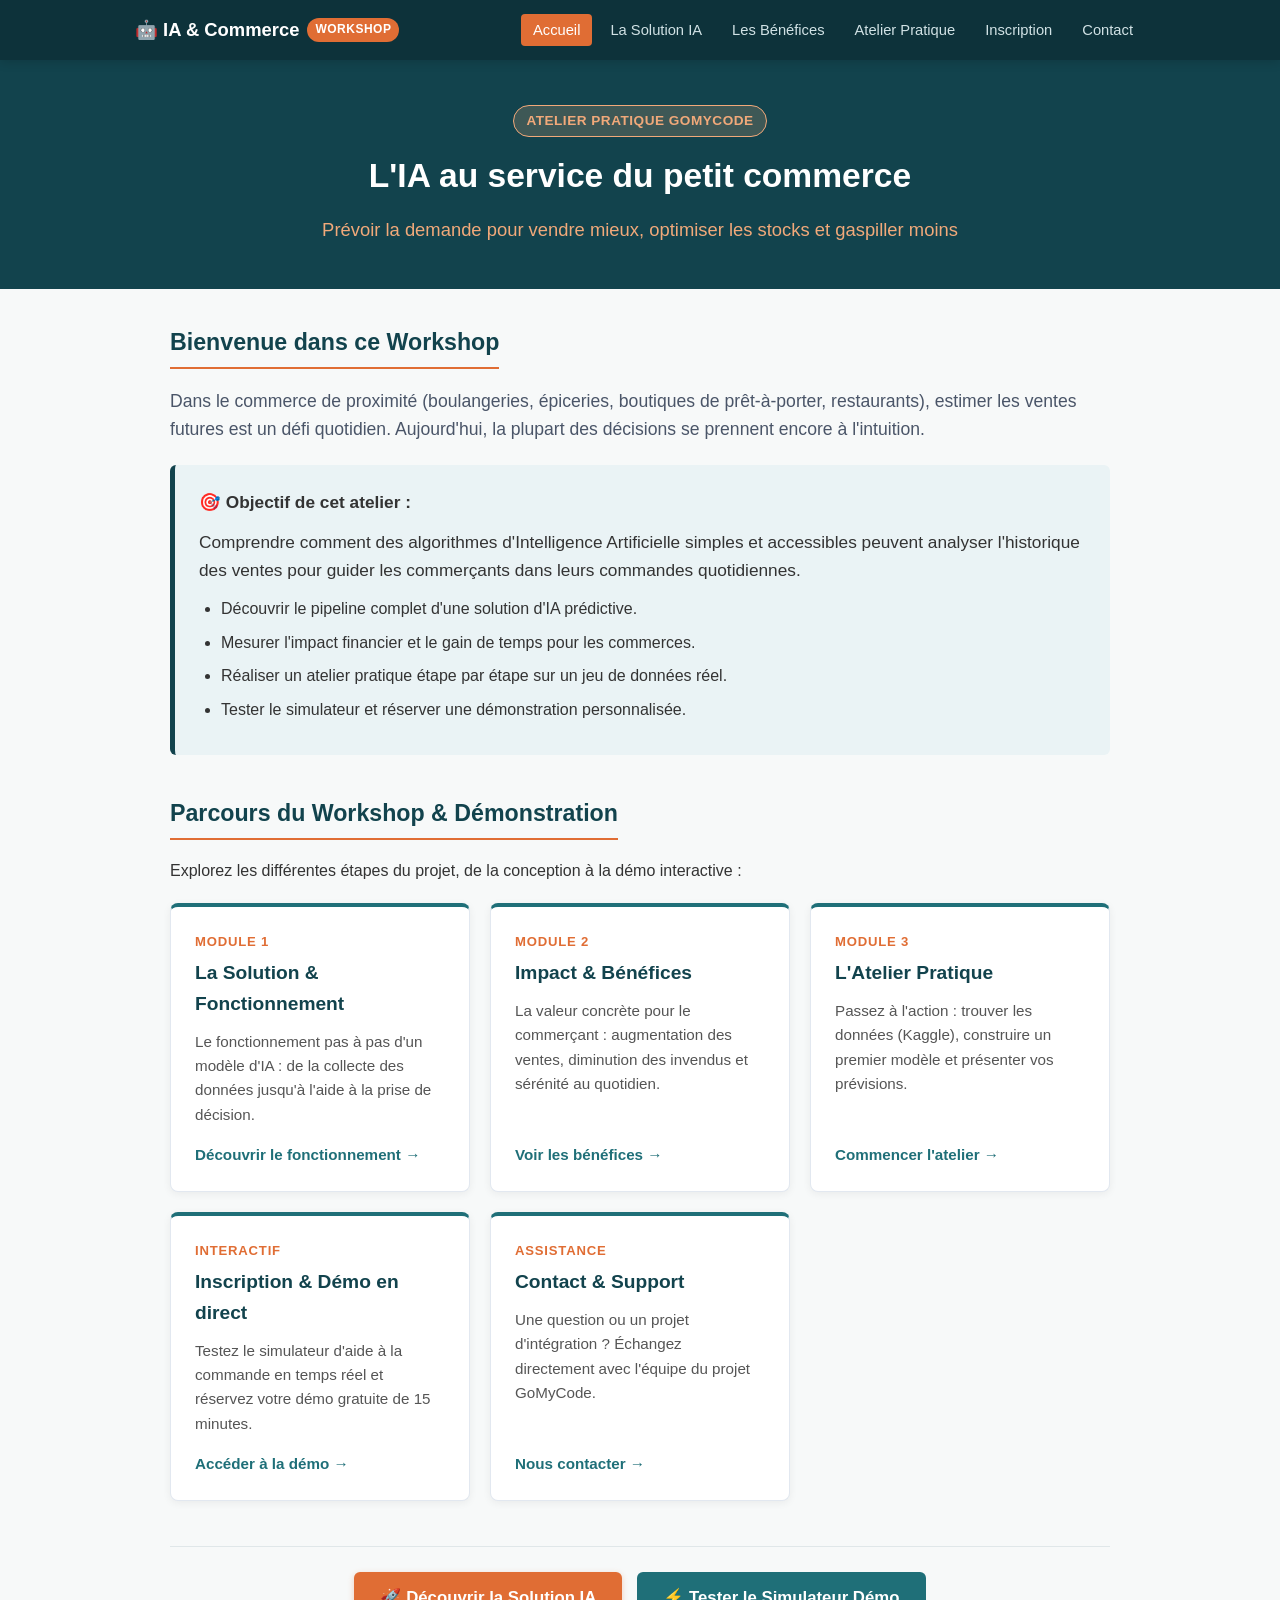
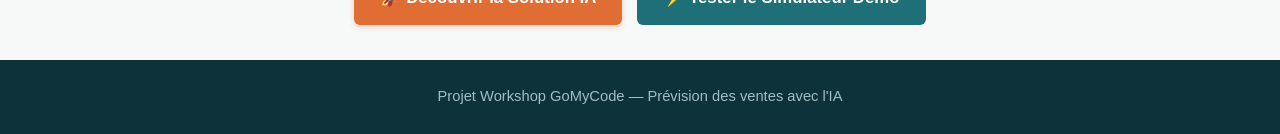
<file: index.html>
<!DOCTYPE html>
<html lang="fr">
<head>
  <meta charset="UTF-8">
  <meta name="viewport" content="width=device-width, initial-scale=1.0">
  <title>Workshop IA & Petit Commerce — Accueil</title>
  <link rel="stylesheet" href="style.css">
</head>
<body>

  <!-- Navigation principale -->
  <nav class="navbar">
    <div class="nav-container">
      <a href="index.html" class="nav-brand">
        🤖 IA & Commerce <span class="brand-badge">Workshop</span>
      </a>
      <ul class="nav-links">
        <li><a href="index.html" class="active">Accueil</a></li>
        <li><a href="solution.html">La Solution IA</a></li>
        <li><a href="impact.html">Les Bénéfices</a></li>
        <li><a href="atelier.html">Atelier Pratique</a></li>
        <li><a href="inscription.html">Inscription</a></li>
        <li><a href="contact.html">Contact</a></li>
      </ul>
    </div>
  </nav>

  <!-- En-tête / Bannière du Workshop -->
  <header>
    <span class="module-badge">Atelier Pratique GoMyCode</span>
    <h1>L'IA au service du petit commerce</h1>
    <p class="subtitle">Prévoir la demande pour vendre mieux, optimiser les stocks et gaspiller moins</p>
  </header>

  <!-- Contenu Principal -->
  <main class="container">
    
    <!-- Introduction -->
    <section>
      <h2>Bienvenue dans ce Workshop</h2>
      <p class="lead">
        Dans le commerce de proximité (boulangeries, épiceries, boutiques de prêt-à-porter, restaurants), estimer les ventes futures est un défi quotidien. Aujourd'hui, la plupart des décisions se prennent encore à l'intuition.
      </p>
      
      <div class="solution-box">
        <p><strong>🎯 Objectif de cet atelier :</strong></p>
        <p>Comprendre comment des algorithmes d'Intelligence Artificielle simples et accessibles peuvent analyser l'historique des ventes pour guider les commerçants dans leurs commandes quotidiennes.</p>
        <ul>
          <li>Découvrir le pipeline complet d'une solution d'IA prédictive.</li>
          <li>Mesurer l'impact financier et le gain de temps pour les commerces.</li>
          <li>Réaliser un atelier pratique étape par étape sur un jeu de données réel.</li>
          <li>Tester le simulateur et réserver une démonstration personnalisée.</li>
        </ul>
      </div>
    </section>

    <!-- Sommaire interactif des modules du Workshop -->
    <section>
      <h2>Parcours du Workshop & Démonstration</h2>
      <p>Explorez les différentes étapes du projet, de la conception à la démo interactive :</p>

      <div class="module-grid">
        <!-- Module 1 : Solution -->
        <a href="solution.html" class="module-link-card">
          <span class="module-number">Module 1</span>
          <h3>La Solution & Fonctionnement</h3>
          <p>Le fonctionnement pas à pas d'un modèle d'IA : de la collecte des données jusqu'à l'aide à la prise de décision.</p>
          <span class="cta-text">Découvrir le fonctionnement &rarr;</span>
        </a>

        <!-- Module 2 : Bénéfices -->
        <a href="impact.html" class="module-link-card">
          <span class="module-number">Module 2</span>
          <h3>Impact & Bénéfices</h3>
          <p>La valeur concrète pour le commerçant : augmentation des ventes, diminution des invendus et sérénité au quotidien.</p>
          <span class="cta-text">Voir les bénéfices &rarr;</span>
        </a>

        <!-- Module 3 : Atelier -->
        <a href="atelier.html" class="module-link-card">
          <span class="module-number">Module 3</span>
          <h3>L'Atelier Pratique</h3>
          <p>Passez à l'action : trouver les données (Kaggle), construire un premier modèle et présenter vos prévisions.</p>
          <span class="cta-text">Commencer l'atelier &rarr;</span>
        </a>

        <!-- Module 4 : Inscription Démo -->
        <a href="inscription.html" class="module-link-card">
          <span class="module-number">Interactif</span>
          <h3>Inscription & Démo en direct</h3>
          <p>Testez le simulateur d'aide à la commande en temps réel et réservez votre démo gratuite de 15 minutes.</p>
          <span class="cta-text">Accéder à la démo &rarr;</span>
        </a>

        <!-- Module 5 : Contact -->
        <a href="contact.html" class="module-link-card">
          <span class="module-number">Assistance</span>
          <h3>Contact & Support</h3>
          <p>Une question ou un projet d'intégration ? Échangez directement avec l'équipe du projet GoMyCode.</p>
          <span class="cta-text">Nous contacter &rarr;</span>
        </a>
      </div>
    </section>

    <!-- Appels à l'action -->
    <div class="page-navigation" style="justify-content: center; gap: 15px;">
      <a href="solution.html" class="btn btn-primary" style="font-size: 1.05rem; padding: 13px 26px;">
        🚀 Découvrir la Solution IA
      </a>
      <a href="inscription.html" class="btn btn-secondary" style="font-size: 1.05rem; padding: 13px 26px;">
        ⚡ Tester le Simulateur Démo
      </a>
    </div>

  </main>

  <footer>
    <p>Projet Workshop GoMyCode — Prévision des ventes avec l'IA</p>
  </footer>

</body>
</html>
</file>
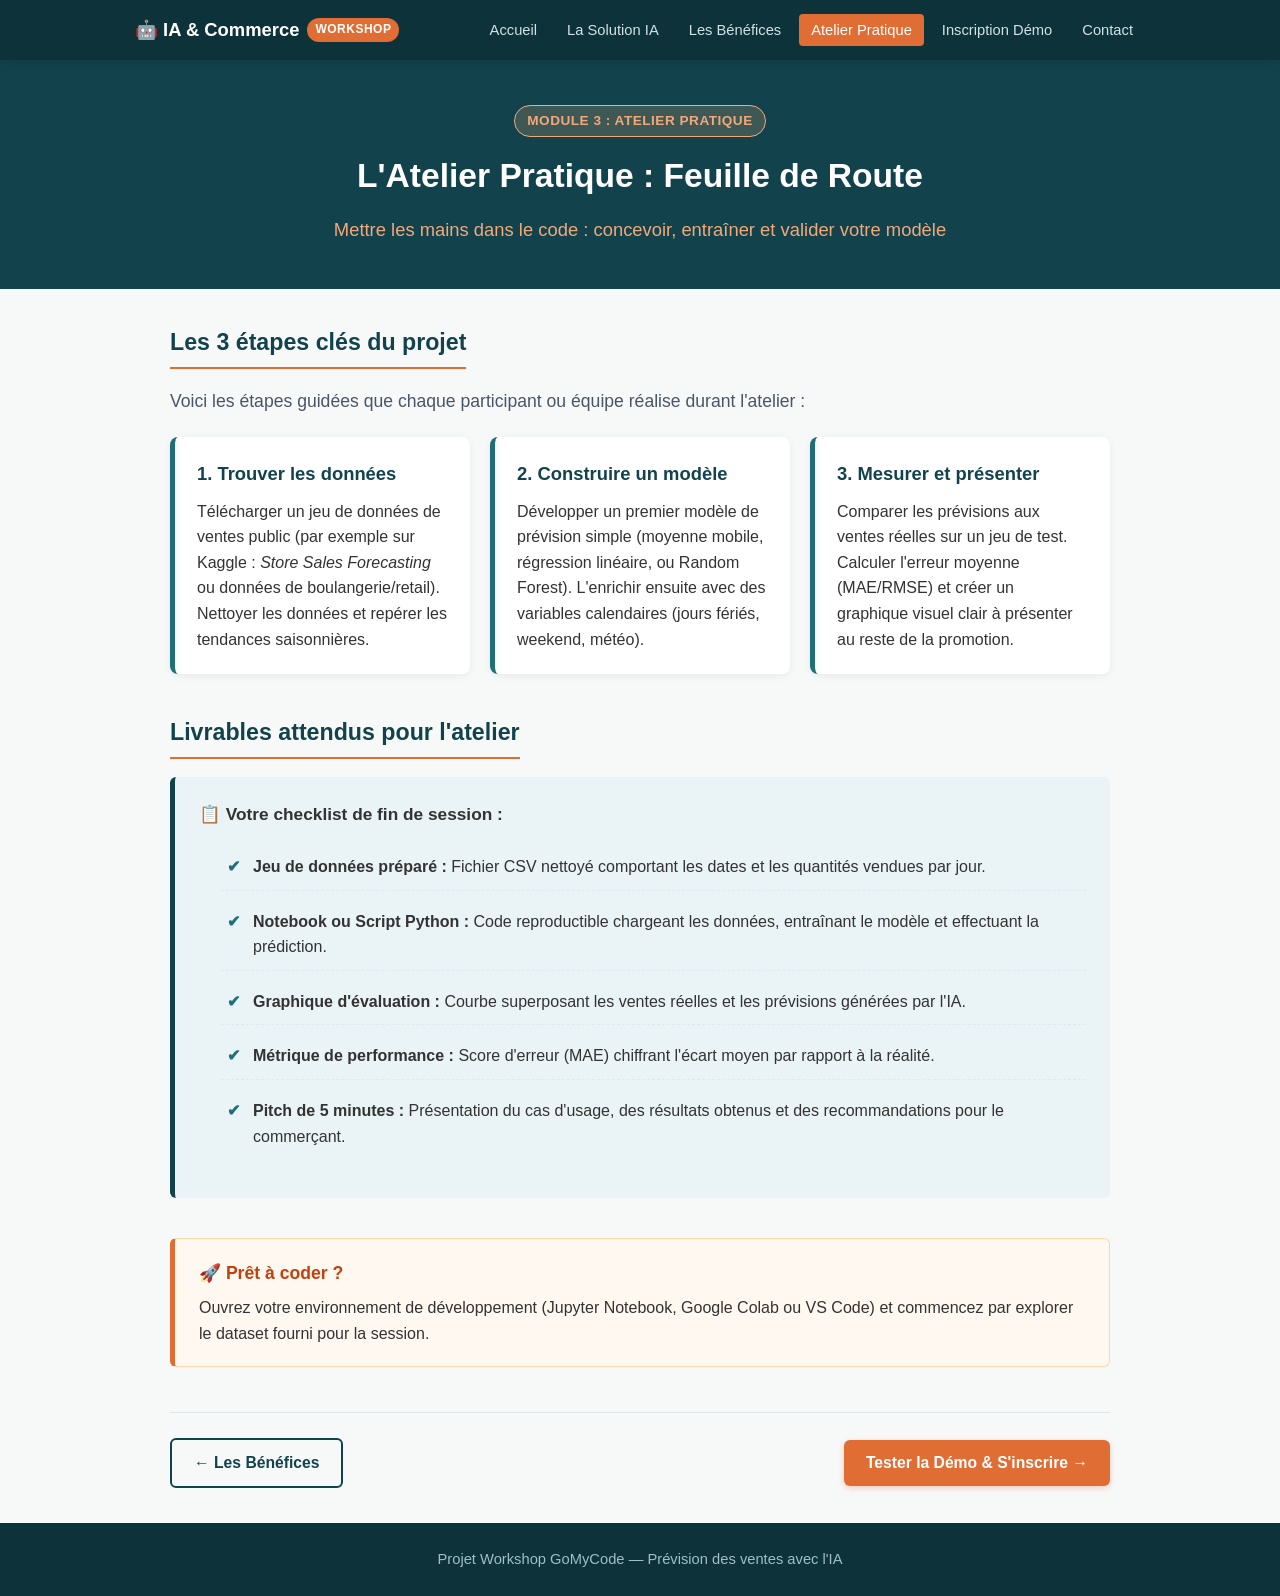
<file: atelier.html>
<!DOCTYPE html>
<html lang="fr">
<head>
  <meta charset="UTF-8">
  <meta name="viewport" content="width=device-width, initial-scale=1.0">
  <title>Atelier Pratique — Workshop IA & Commerce</title>
  <link rel="stylesheet" href="style.css">
</head>
<body>

  <!-- Navigation principale -->
  <nav class="navbar">
    <div class="nav-container">
      <a href="index.html" class="nav-brand">
        🤖 IA & Commerce <span class="brand-badge">Workshop</span>
      </a>
      <ul class="nav-links">
        <li><a href="index.html">Accueil</a></li>
        <li><a href="solution.html">La Solution IA</a></li>
        <li><a href="impact.html">Les Bénéfices</a></li>
        <li><a href="atelier.html" class="active">Atelier Pratique</a></li>
        <li><a href="inscription.html">Inscription Démo</a></li>
        <li><a href="contact.html">Contact</a></li>
      </ul>
    </div>
  </nav>

  <!-- En-tête du Module -->
  <header>
    <span class="module-badge">Module 3 : Atelier Pratique</span>
    <h1>L'Atelier Pratique : Feuille de Route</h1>
    <p class="subtitle">Mettre les mains dans le code : concevoir, entraîner et valider votre modèle</p>
  </header>

  <!-- Contenu Principal -->
  <main class="container">
    
    <!-- Les 3 étapes pratiques -->
    <section>
      <h2>Les 3 étapes clés du projet</h2>
      <p class="lead">Voici les étapes guidées que chaque participant ou équipe réalise durant l'atelier :</p>
      
      <div class="grid">
        <div class="card blue-border">
          <h3>1. Trouver les données</h3>
          <p>Télécharger un jeu de données de ventes public (par exemple sur Kaggle : <em>Store Sales Forecasting</em> ou données de boulangerie/retail). Nettoyer les données et repérer les tendances saisonnières.</p>
        </div>

        <div class="card blue-border">
          <h3>2. Construire un modèle</h3>
          <p>Développer un premier modèle de prévision simple (moyenne mobile, régression linéaire, ou Random Forest). L'enrichir ensuite avec des variables calendaires (jours fériés, weekend, météo).</p>
        </div>

        <div class="card blue-border">
          <h3>3. Mesurer et présenter</h3>
          <p>Comparer les prévisions aux ventes réelles sur un jeu de test. Calculer l'erreur moyenne (MAE/RMSE) et créer un graphique visuel clair à présenter au reste de la promotion.</p>
        </div>
      </div>
    </section>

    <!-- Checklist des Livrables -->
    <section>
      <h2>Livrables attendus pour l'atelier</h2>
      <div class="solution-box">
        <p><strong>📋 Votre checklist de fin de session :</strong></p>
        <ul class="checklist">
          <li><strong>Jeu de données préparé :</strong> Fichier CSV nettoyé comportant les dates et les quantités vendues par jour.</li>
          <li><strong>Notebook ou Script Python :</strong> Code reproductible chargeant les données, entraînant le modèle et effectuant la prédiction.</li>
          <li><strong>Graphique d'évaluation :</strong> Courbe superposant les ventes réelles et les prévisions générées par l'IA.</li>
          <li><strong>Métrique de performance :</strong> Score d'erreur (MAE) chiffrant l'écart moyen par rapport à la réalité.</li>
          <li><strong>Pitch de 5 minutes :</strong> Présentation du cas d'usage, des résultats obtenus et des recommandations pour le commerçant.</li>
        </ul>
      </div>
    </section>

    <!-- Boîte d'action / encouragement -->
    <section>
      <div class="workshop-activity">
        <h4>🚀 Prêt à coder ?</h4>
        <p>Ouvrez votre environnement de développement (Jupyter Notebook, Google Colab ou VS Code) et commencez par explorer le dataset fourni pour la session.</p>
      </div>
    </section>

    <!-- Navigation entre pages -->
    <div class="page-navigation">
      <a href="impact.html" class="btn btn-outline">&larr; Les Bénéfices</a>
      <a href="inscription.html" class="btn btn-primary">Tester la Démo & S'inscrire &rarr;</a>
    </div>

  </main>

  <footer>
    <p>Projet Workshop GoMyCode — Prévision des ventes avec l'IA</p>
  </footer>

</body>
</html>
</file>
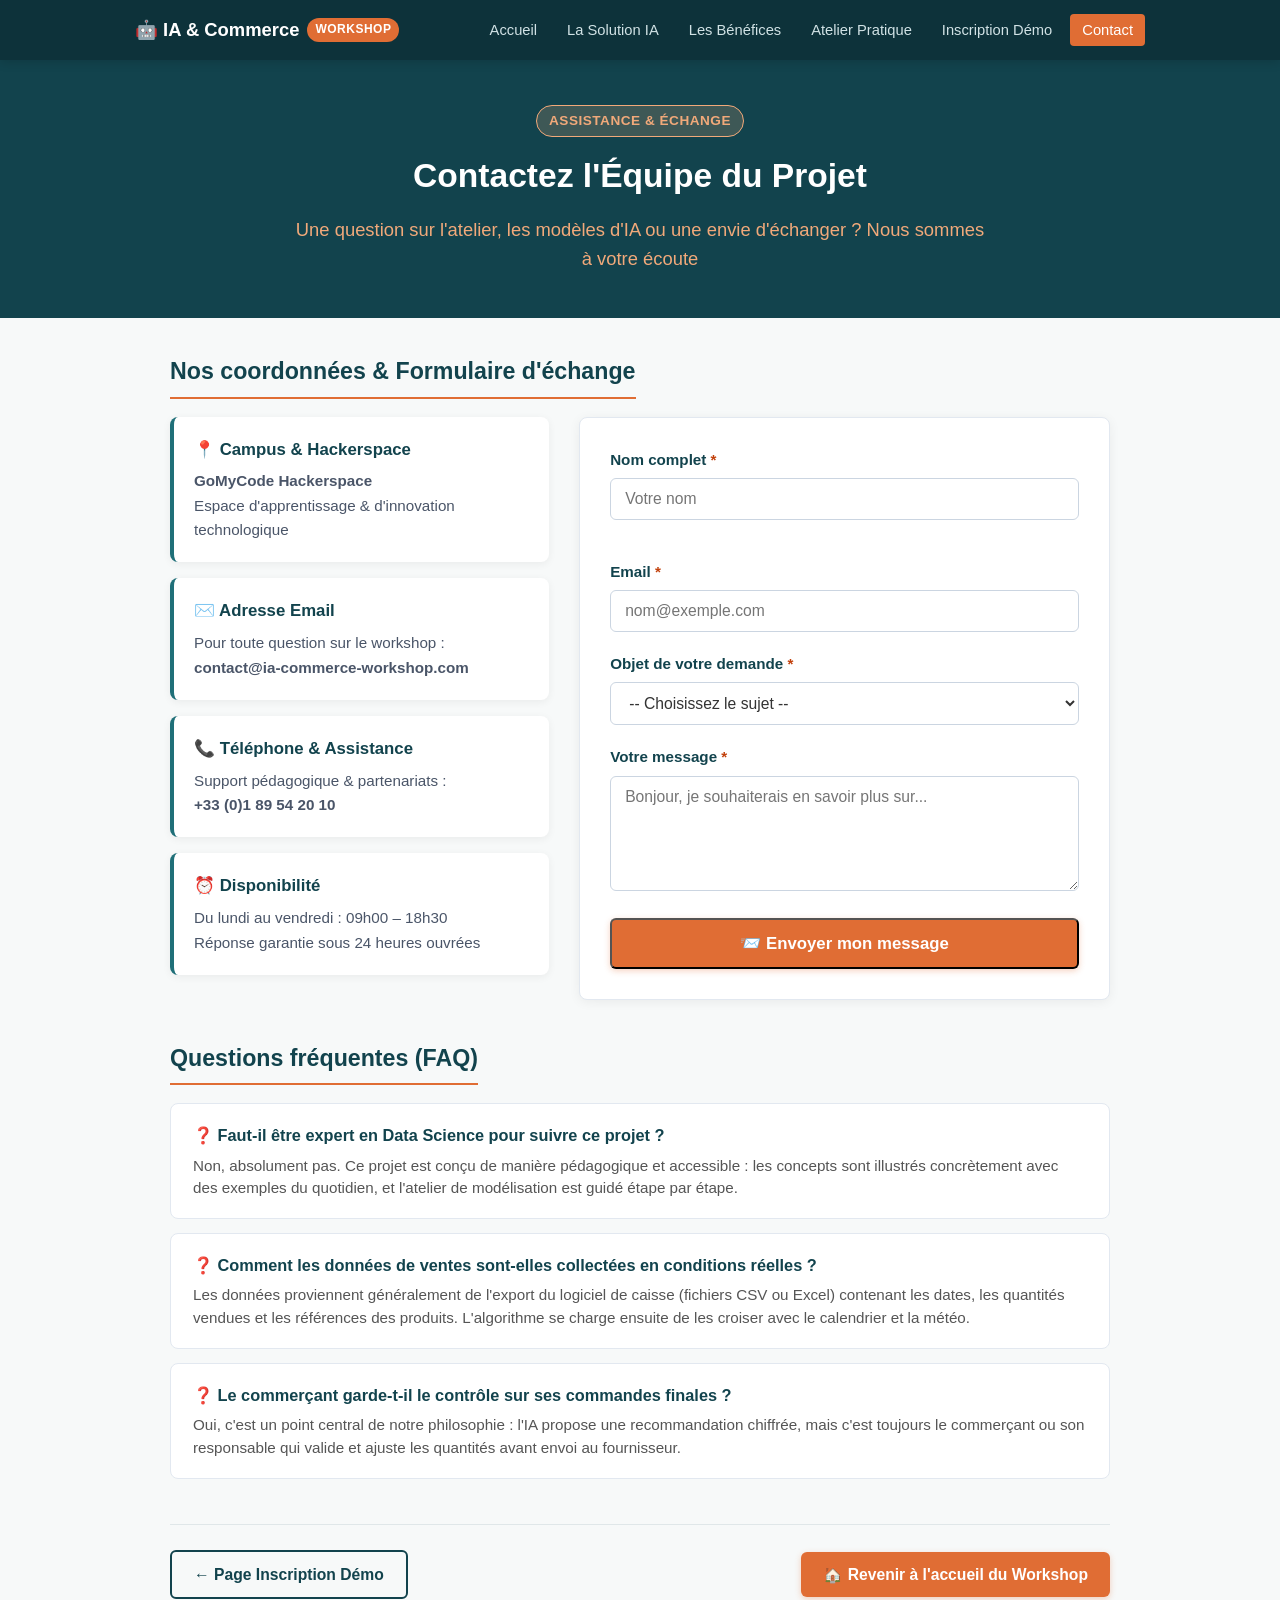
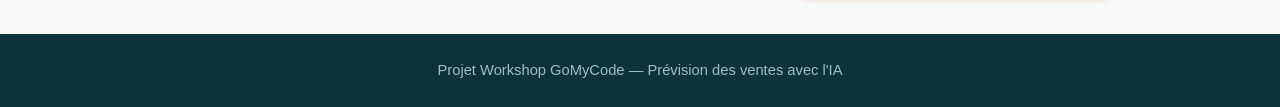
<file: contact.html>
<!DOCTYPE html>
<html lang="fr">
<head>
  <meta charset="UTF-8">
  <meta name="viewport" content="width=device-width, initial-scale=1.0">
  <title>Contact & Support — Workshop IA & Commerce</title>
  <link rel="stylesheet" href="style.css">
</head>
<body>

  <!-- Navigation principale -->
  <nav class="navbar">
    <div class="nav-container">
      <a href="index.html" class="nav-brand">
        🤖 IA & Commerce <span class="brand-badge">Workshop</span>
      </a>
      <ul class="nav-links">
        <li><a href="index.html">Accueil</a></li>
        <li><a href="solution.html">La Solution IA</a></li>
        <li><a href="impact.html">Les Bénéfices</a></li>
        <li><a href="atelier.html">Atelier Pratique</a></li>
        <li><a href="inscription.html">Inscription Démo</a></li>
        <li><a href="contact.html" class="active">Contact</a></li>
      </ul>
    </div>
  </nav>

  <!-- En-tête / Bannière -->
  <header>
    <span class="module-badge">Assistance & Échange</span>
    <h1>Contactez l'Équipe du Projet</h1>
    <p class="subtitle">Une question sur l'atelier, les modèles d'IA ou une envie d'échanger ? Nous sommes à votre écoute</p>
  </header>

  <!-- Contenu Principal -->
  <main class="container">

    <!-- Section Contact avec disposition 2 colonnes -->
    <section>
      <h2>Nos coordonnées & Formulaire d'échange</h2>
      
      <div class="contact-layout">
        
        <!-- Coordonnées et infos -->
        <div class="contact-info-list">
          <div class="contact-card">
            <h4>📍 Campus & Hackerspace</h4>
            <p><strong>GoMyCode Hackerspace</strong></p>
            <p>Espace d'apprentissage & d'innovation technologique</p>
          </div>

          <div class="contact-card">
            <h4>✉️ Adresse Email</h4>
            <p>Pour toute question sur le workshop :</p>
            <p><a href="mailto:contact@ia-commerce-workshop.com"><strong>contact@ia-commerce-workshop.com</strong></a></p>
          </div>

          <div class="contact-card">
            <h4>📞 Téléphone & Assistance</h4>
            <p>Support pédagogique & partenariats :</p>
            <p><a href="tel:+33189542010"><strong>+33 (0)1 89 54 20 10</strong></a></p>
          </div>

          <div class="contact-card">
            <h4>⏰ Disponibilité</h4>
            <p>Du lundi au vendredi : 09h00 – 18h30</p>
            <p>Réponse garantie sous 24 heures ouvrées</p>
          </div>
        </div>

        <!-- Formulaire de contact direct -->
        <div class="form-container">
          
          <!-- Message de confirmation -->
          <div id="contact-success-alert" class="alert-box alert-success">
            <strong>✅ Message envoyé avec succès !</strong><br>
            Merci <span id="contact-confirm-name"></span> pour votre message. Un membre de notre équipe vous répondra par email dans les plus brefs délais.
          </div>

          <form id="contact-form" onsubmit="handleContactSubmit(event)">
            
            <div class="form-row">
              <div class="form-group">
                <label for="contact-name">Nom complet <span class="required">*</span></label>
                <input type="text" id="contact-name" class="form-control" placeholder="Votre nom" required>
              </div>

              <div class="form-group">
                <label for="contact-email">Email <span class="required">*</span></label>
                <input type="email" id="contact-email" class="form-control" placeholder="nom@exemple.com" required>
              </div>
            </div>

            <div class="form-group">
              <label for="contact-subject">Objet de votre demande <span class="required">*</span></label>
              <select id="contact-subject" class="form-control" required>
                <option value="">-- Choisissez le sujet --</option>
                <option value="workshop">Question sur le déroulement du workshop</option>
                <option value="technique">Question technique (algorithmes, données, code)</option>
                <option value="partenariat">Proposition de partenariat ou cas d'usage réel</option>
                <option value="autre">Autre demande</option>
              </select>
            </div>

            <div class="form-group">
              <label for="contact-message">Votre message <span class="required">*</span></label>
              <textarea id="contact-message" class="form-control" rows="5" placeholder="Bonjour, je souhaiterais en savoir plus sur..." required></textarea>
            </div>

            <button type="submit" class="btn btn-primary" style="font-size: 1.05rem; padding: 13px 28px; width: 100%;">
              📨 Envoyer mon message
            </button>
          </form>

        </div>

      </div>
    </section>

    <!-- Foire Aux Questions (FAQ) -->
    <section>
      <h2>Questions fréquentes (FAQ)</h2>
      <div class="faq-list">
        <div class="faq-item">
          <div class="faq-question">❓ Faut-il être expert en Data Science pour suivre ce projet ?</div>
          <div class="faq-answer">Non, absolument pas. Ce projet est conçu de manière pédagogique et accessible : les concepts sont illustrés concrètement avec des exemples du quotidien, et l'atelier de modélisation est guidé étape par étape.</div>
        </div>

        <div class="faq-item">
          <div class="faq-question">❓ Comment les données de ventes sont-elles collectées en conditions réelles ?</div>
          <div class="faq-answer">Les données proviennent généralement de l'export du logiciel de caisse (fichiers CSV ou Excel) contenant les dates, les quantités vendues et les références des produits. L'algorithme se charge ensuite de les croiser avec le calendrier et la météo.</div>
        </div>

        <div class="faq-item">
          <div class="faq-question">❓ Le commerçant garde-t-il le contrôle sur ses commandes finales ?</div>
          <div class="faq-answer">Oui, c'est un point central de notre philosophie : l'IA propose une recommandation chiffrée, mais c'est toujours le commerçant ou son responsable qui valide et ajuste les quantités avant envoi au fournisseur.</div>
        </div>
      </div>
    </section>

    <!-- Navigation entre pages -->
    <div class="page-navigation">
      <a href="inscription.html" class="btn btn-outline">&larr; Page Inscription Démo</a>
      <a href="index.html" class="btn btn-primary">🏠 Revenir à l'accueil du Workshop</a>
    </div>

  </main>

  <footer>
    <p>Projet Workshop GoMyCode — Prévision des ventes avec l'IA</p>
  </footer>

  <script>
    function handleContactSubmit(e) {
      e.preventDefault();
      const name = document.getElementById('contact-name').value;
      document.getElementById('contact-confirm-name').textContent = name;
      
      const alertBox = document.getElementById('contact-success-alert');
      alertBox.style.display = 'block';
      alertBox.scrollIntoView({ behavior: 'smooth', block: 'nearest' });
      
      document.getElementById('contact-form').reset();
    }
  </script>

</body>
</html>
</file>
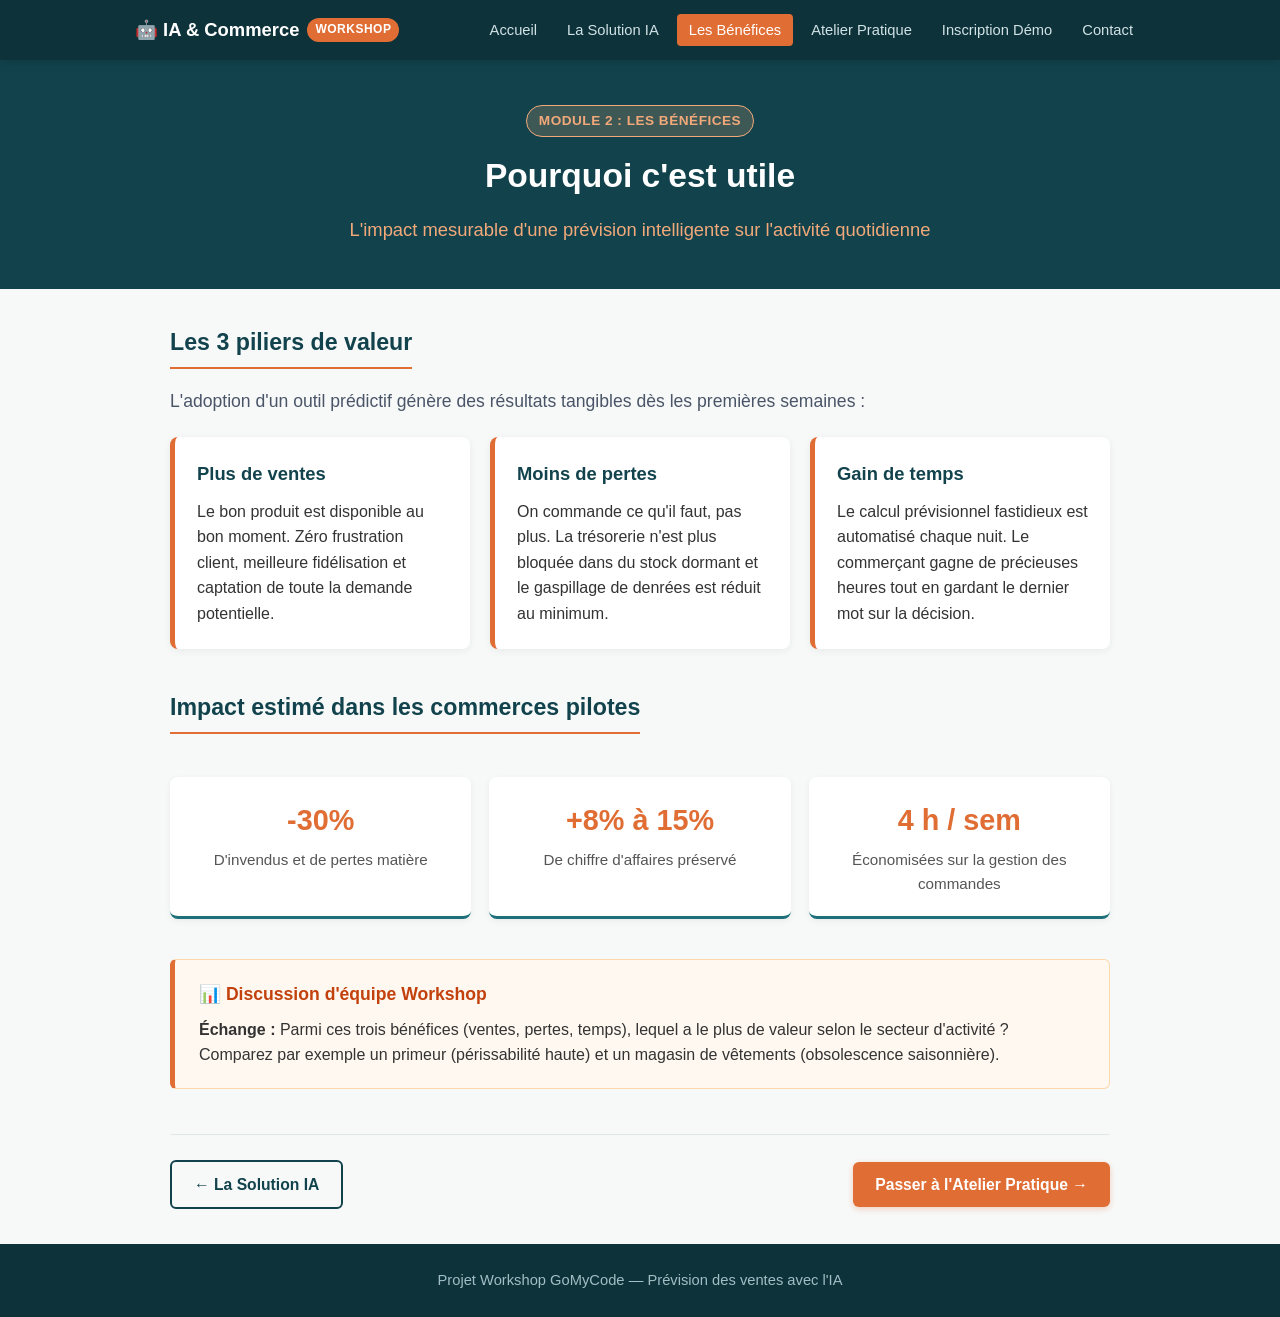
<file: impact.html>
<!DOCTYPE html>
<html lang="fr">
<head>
  <meta charset="UTF-8">
  <meta name="viewport" content="width=device-width, initial-scale=1.0">
  <title>Les Bénéfices — Workshop IA & Commerce</title>
  <link rel="stylesheet" href="style.css">
</head>
<body>

  <!-- Navigation principale -->
  <nav class="navbar">
    <div class="nav-container">
      <a href="index.html" class="nav-brand">
        🤖 IA & Commerce <span class="brand-badge">Workshop</span>
      </a>
      <ul class="nav-links">
        <li><a href="index.html">Accueil</a></li>
        <li><a href="solution.html">La Solution IA</a></li>
        <li><a href="impact.html" class="active">Les Bénéfices</a></li>
        <li><a href="atelier.html">Atelier Pratique</a></li>
        <li><a href="inscription.html">Inscription Démo</a></li>
        <li><a href="contact.html">Contact</a></li>
      </ul>
    </div>
  </nav>

  <!-- En-tête du Module -->
  <header>
    <span class="module-badge">Module 2 : Les Bénéfices</span>
    <h1>Pourquoi c'est utile</h1>
    <p class="subtitle">L'impact mesurable d'une prévision intelligente sur l'activité quotidienne</p>
  </header>

  <!-- Contenu Principal -->
  <main class="container">
    
    <!-- Les 3 grands piliers de bénéfices -->
    <section>
      <h2>Les 3 piliers de valeur</h2>
      <p class="lead">L'adoption d'un outil prédictif génère des résultats tangibles dès les premières semaines :</p>
      
      <div class="grid">
        <div class="card orange-border">
          <h3>Plus de ventes</h3>
          <p>Le bon produit est disponible au bon moment. Zéro frustration client, meilleure fidélisation et captation de toute la demande potentielle.</p>
        </div>
        <div class="card orange-border">
          <h3>Moins de pertes</h3>
          <p>On commande ce qu'il faut, pas plus. La trésorerie n'est plus bloquée dans du stock dormant et le gaspillage de denrées est réduit au minimum.</p>
        </div>
        <div class="card orange-border">
          <h3>Gain de temps</h3>
          <p>Le calcul prévisionnel fastidieux est automatisé chaque nuit. Le commerçant gagne de précieuses heures tout en gardant le dernier mot sur la décision.</p>
        </div>
      </div>
    </section>

    <!-- Métriques & Chiffres Clés -->
    <section>
      <h2>Impact estimé dans les commerces pilotes</h2>
      <div class="metrics-row">
        <div class="metric-card">
          <div class="metric-value">-30%</div>
          <div class="metric-label">D'invendus et de pertes matière</div>
        </div>
        <div class="metric-card">
          <div class="metric-value">+8% à 15%</div>
          <div class="metric-label">De chiffre d'affaires préservé</div>
        </div>
        <div class="metric-card">
          <div class="metric-value">4 h / sem</div>
          <div class="metric-label">Économisées sur la gestion des commandes</div>
        </div>
      </div>
    </section>

    <!-- Activité de réflexion -->
    <section>
      <div class="workshop-activity">
        <h4>📊 Discussion d'équipe Workshop</h4>
        <p><strong>Échange :</strong> Parmi ces trois bénéfices (ventes, pertes, temps), lequel a le plus de valeur selon le secteur d'activité ? Comparez par exemple un primeur (périssabilité haute) et un magasin de vêtements (obsolescence saisonnière).</p>
      </div>
    </section>

    <!-- Navigation entre pages -->
    <div class="page-navigation">
      <a href="solution.html" class="btn btn-outline">&larr; La Solution IA</a>
      <a href="atelier.html" class="btn btn-primary">Passer à l'Atelier Pratique &rarr;</a>
    </div>

  </main>

  <footer>
    <p>Projet Workshop GoMyCode — Prévision des ventes avec l'IA</p>
  </footer>

</body>
</html>
</file>
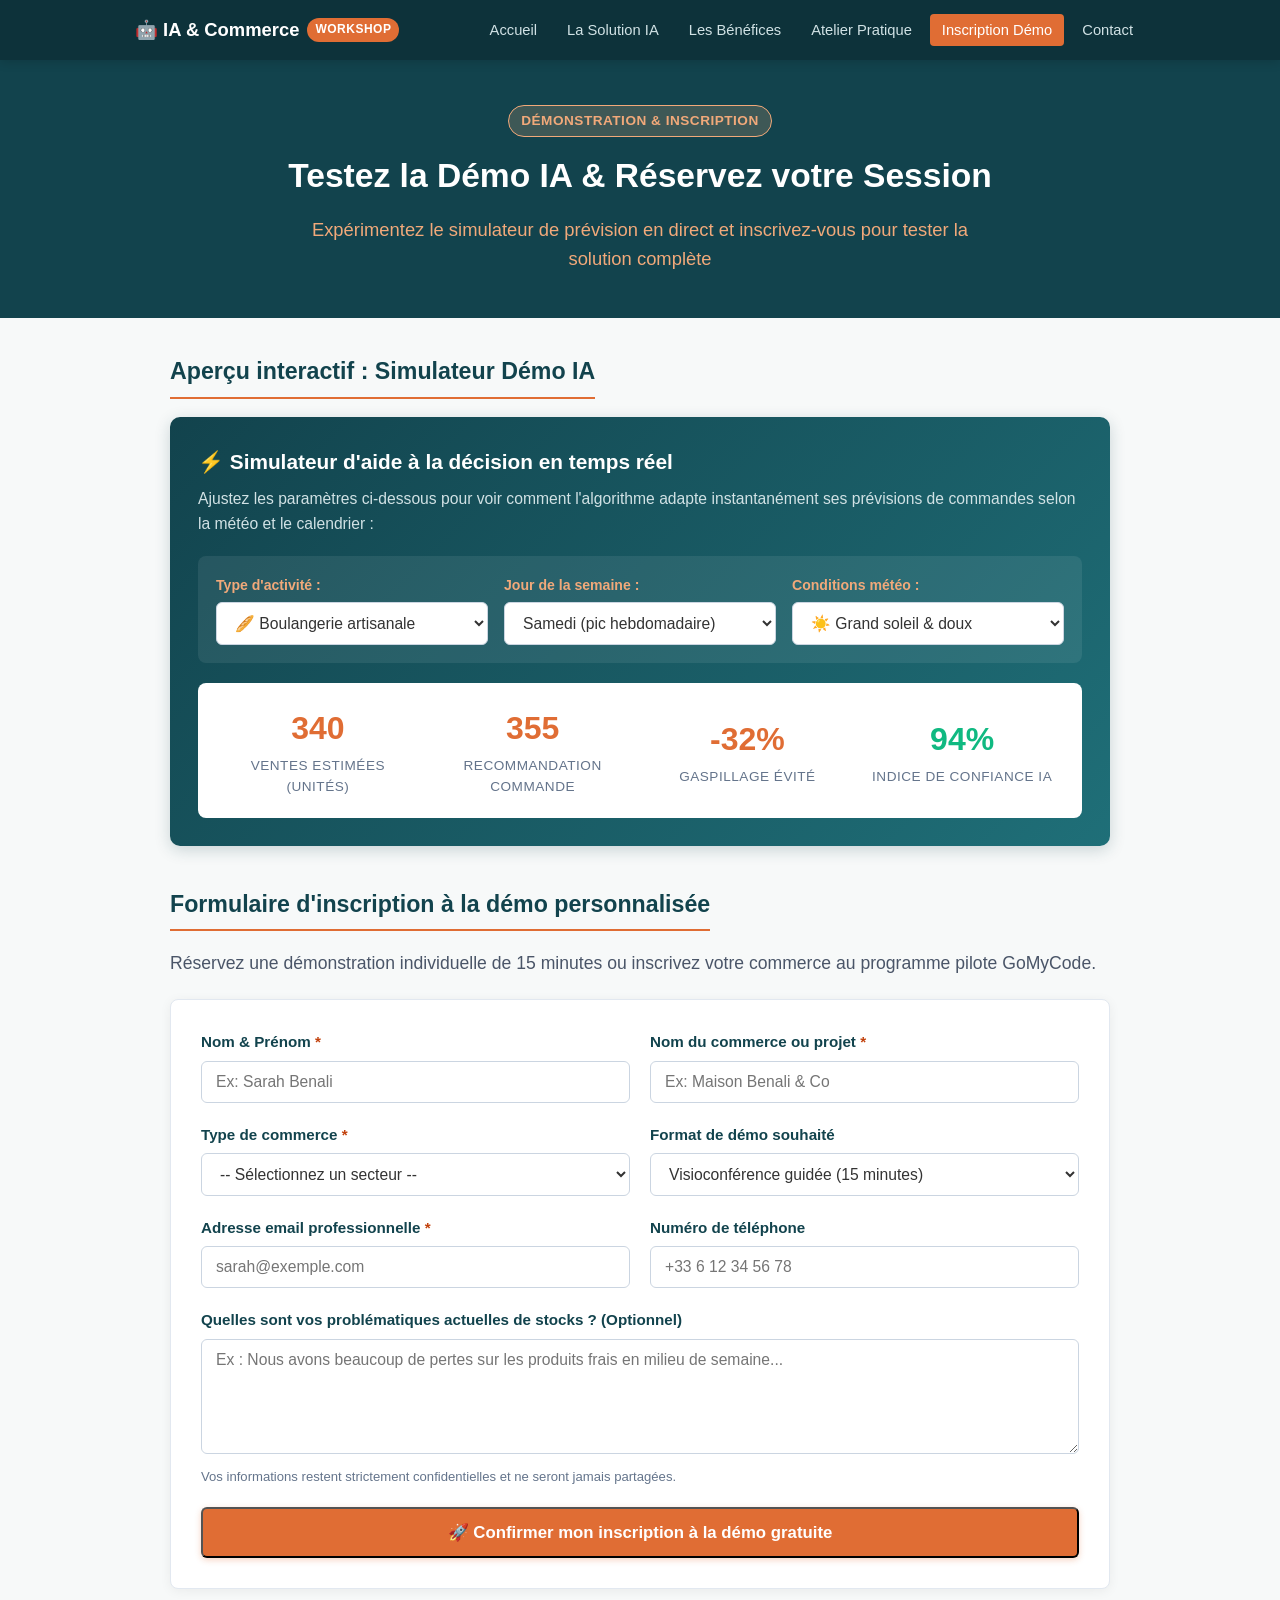
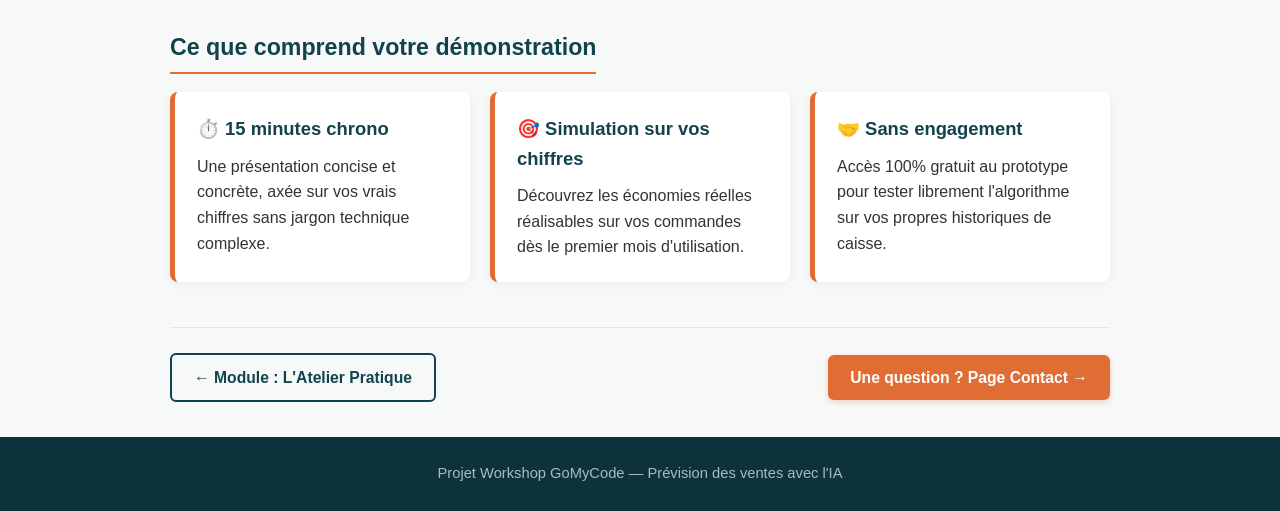
<file: inscription.html>
<!DOCTYPE html>
<html lang="fr">
<head>
  <meta charset="UTF-8">
  <meta name="viewport" content="width=device-width, initial-scale=1.0">
  <title>Inscription Démo — Workshop IA & Commerce</title>
  <link rel="stylesheet" href="style.css">
</head>
<body>

  <!-- Navigation principale -->
  <nav class="navbar">
    <div class="nav-container">
      <a href="index.html" class="nav-brand">
        🤖 IA & Commerce <span class="brand-badge">Workshop</span>
      </a>
      <ul class="nav-links">
        <li><a href="index.html">Accueil</a></li>
        <li><a href="solution.html">La Solution IA</a></li>
        <li><a href="impact.html">Les Bénéfices</a></li>
        <li><a href="atelier.html">Atelier Pratique</a></li>
        <li><a href="inscription.html" class="active">Inscription Démo</a></li>
        <li><a href="contact.html">Contact</a></li>
      </ul>
    </div>
  </nav>

  <!-- En-tête / Bannière -->
  <header>
    <span class="module-badge">Démonstration & Inscription</span>
    <h1>Testez la Démo IA & Réservez votre Session</h1>
    <p class="subtitle">Expérimentez le simulateur de prévision en direct et inscrivez-vous pour tester la solution complète</p>
  </header>

  <!-- Contenu Principal -->
  <main class="container">

    <!-- Mini-simulateur interactif de démonstration -->
    <section>
      <h2>Aperçu interactif : Simulateur Démo IA</h2>
      <div class="demo-box">
        <h3>⚡ Simulateur d'aide à la décision en temps réel</h3>
        <p>Ajustez les paramètres ci-dessous pour voir comment l'algorithme adapte instantanément ses prévisions de commandes selon la météo et le calendrier :</p>
        
        <div class="demo-controls">
          <div class="form-group">
            <label for="demo-sector">Type d'activité :</label>
            <select id="demo-sector" class="form-control" onchange="updateDemoPrediction()">
              <option value="boulangerie">🥖 Boulangerie artisanale</option>
              <option value="epicerie">🍎 Épicerie de quartier</option>
              <option value="restaurant">🍝 Restaurant / Traiteur</option>
            </select>
          </div>

          <div class="form-group">
            <label for="demo-day">Jour de la semaine :</label>
            <select id="demo-day" class="form-control" onchange="updateDemoPrediction()">
              <option value="lundi">Lundi (reprise calme)</option>
              <option value="mercredi">Mercredi (journée famille)</option>
              <option value="vendredi">Vendredi (forte affluence)</option>
              <option value="samedi" selected>Samedi (pic hebdomadaire)</option>
            </select>
          </div>

          <div class="form-group">
            <label for="demo-weather">Conditions météo :</label>
            <select id="demo-weather" class="form-control" onchange="updateDemoPrediction()">
              <option value="soleil" selected>☀️ Grand soleil & doux</option>
              <option value="pluie">🌧️ Forte pluie continue</option>
              <option value="froid">❄️ Vague de grand froid</option>
            </select>
          </div>
        </div>

        <div class="demo-result">
          <div class="demo-result-item">
            <div id="res-sales" class="demo-result-number">340</div>
            <div class="demo-result-label">Ventes estimées (unités)</div>
          </div>
          <div class="demo-result-item">
            <div id="res-order" class="demo-result-number">355</div>
            <div class="demo-result-label">Recommandation commande</div>
          </div>
          <div class="demo-result-item">
            <div id="res-waste" class="demo-result-number">-32%</div>
            <div class="demo-result-label">Gaspillage évité</div>
          </div>
          <div class="demo-result-item">
            <div id="res-confidence" class="demo-result-number" style="color: #10b981;">94%</div>
            <div class="demo-result-label">Indice de confiance IA</div>
          </div>
        </div>
      </div>
    </section>

    <!-- Formulaire d'inscription à la démo -->
    <section>
      <h2>Formulaire d'inscription à la démo personnalisée</h2>
      <p class="lead">Réservez une démonstration individuelle de 15 minutes ou inscrivez votre commerce au programme pilote GoMyCode.</p>

      <div class="form-container">
        
        <!-- Notification de succès -->
        <div id="demo-success-alert" class="alert-box alert-success">
          <strong>✅ Demande enregistrée avec succès !</strong><br>
          Merci <span id="confirm-name"></span>. Notre équipe prépare votre accès à la démo personnalisée et vous contactera par email sous 24 heures ouvrées.
        </div>

        <form id="demo-form" onsubmit="handleDemoSubmit(event)">
          
          <div class="form-row">
            <div class="form-group">
              <label for="fullname">Nom & Prénom <span class="required">*</span></label>
              <input type="text" id="fullname" class="form-control" placeholder="Ex: Sarah Benali" required>
            </div>
            
            <div class="form-group">
              <label for="company">Nom du commerce ou projet <span class="required">*</span></label>
              <input type="text" id="company" class="form-control" placeholder="Ex: Maison Benali & Co" required>
            </div>
          </div>

          <div class="form-row">
            <div class="form-group">
              <label for="business-type">Type de commerce <span class="required">*</span></label>
              <select id="business-type" class="form-control" required>
                <option value="">-- Sélectionnez un secteur --</option>
                <option value="boulangerie">Boulangerie / Pâtisserie</option>
                <option value="epicerie">Épicerie / Alimentation générale</option>
                <option value="restaurant">Restauration / Café / Bar</option>
                <option value="textile">Prêt-à-porter / Mode</option>
                <option value="autre">Autre commerce de détail</option>
              </select>
            </div>

            <div class="form-group">
              <label for="demo-format">Format de démo souhaité</label>
              <select id="demo-format" class="form-control">
                <option value="visio">Visioconférence guidée (15 minutes)</option>
                <option value="prototype">Lien d'accès au prototype en ligne</option>
                <option value="atelier">Participation au prochain Workshop GoMyCode</option>
              </select>
            </div>
          </div>

          <div class="form-row">
            <div class="form-group">
              <label for="email">Adresse email professionnelle <span class="required">*</span></label>
              <input type="email" id="email" class="form-control" placeholder="sarah@exemple.com" required>
            </div>

            <div class="form-group">
              <label for="phone">Numéro de téléphone</label>
              <input type="tel" id="phone" class="form-control" placeholder="+33 6 12 34 56 78">
            </div>
          </div>

          <div class="form-group">
            <label for="notes">Quelles sont vos problématiques actuelles de stocks ? (Optionnel)</label>
            <textarea id="notes" class="form-control" placeholder="Ex : Nous avons beaucoup de pertes sur les produits frais en milieu de semaine..."></textarea>
            <div class="form-hint">Vos informations restent strictement confidentielles et ne seront jamais partagées.</div>
          </div>

          <button type="submit" class="btn btn-primary" style="font-size: 1.05rem; padding: 13px 28px; width: 100%;">
            🚀 Confirmer mon inscription à la démo gratuite
          </button>
        </form>
      </div>
    </section>

    <!-- Avantages de la démo -->
    <section>
      <h2>Ce que comprend votre démonstration</h2>
      <div class="grid">
        <div class="card orange-border">
          <h3>⏱️ 15 minutes chrono</h3>
          <p>Une présentation concise et concrète, axée sur vos vrais chiffres sans jargon technique complexe.</p>
        </div>
        <div class="card orange-border">
          <h3>🎯 Simulation sur vos chiffres</h3>
          <p>Découvrez les économies réelles réalisables sur vos commandes dès le premier mois d'utilisation.</p>
        </div>
        <div class="card orange-border">
          <h3>🤝 Sans engagement</h3>
          <p>Accès 100% gratuit au prototype pour tester librement l'algorithme sur vos propres historiques de caisse.</p>
        </div>
      </div>
    </section>

    <!-- Navigation entre pages -->
    <div class="page-navigation">
      <a href="atelier.html" class="btn btn-outline">&larr; Module : L'Atelier Pratique</a>
      <a href="contact.html" class="btn btn-primary">Une question ? Page Contact &rarr;</a>
    </div>

  </main>

  <footer>
    <p>Projet Workshop GoMyCode — Prévision des ventes avec l'IA</p>
  </footer>

  <!-- Script interactif du simulateur et du formulaire -->
  <script>
    function updateDemoPrediction() {
      const sector = document.getElementById('demo-sector').value;
      const day = document.getElementById('demo-day').value;
      const weather = document.getElementById('demo-weather').value;

      let base = 200;
      if (sector === 'boulangerie') base = 300;
      if (sector === 'epicerie') base = 180;
      if (sector === 'restaurant') base = 120;

      // Facteur jour
      let dayFactor = 1.0;
      if (day === 'lundi') dayFactor = 0.75;
      if (day === 'mercredi') dayFactor = 1.1;
      if (day === 'vendredi') dayFactor = 1.35;
      if (day === 'samedi') dayFactor = 1.6;

      // Facteur météo
      let weatherFactor = 1.0;
      if (weather === 'soleil') weatherFactor = 1.15;
      if (weather === 'pluie') weatherFactor = 0.65;
      if (weather === 'froid') weatherFactor = 0.85;

      const sales = Math.round(base * dayFactor * weatherFactor);
      const order = Math.round(sales * 1.05); // marge de sécurité 5%
      const wasteAvoided = Math.min(38, Math.max(18, Math.round(25 + (1 - weatherFactor) * 20)));
      const confidence = weather === 'soleil' ? 95 : (weather === 'pluie' ? 91 : 93);

      document.getElementById('res-sales').textContent = sales;
      document.getElementById('res-order').textContent = order;
      document.getElementById('res-waste').textContent = '-' + wasteAvoided + '%';
      document.getElementById('res-confidence').textContent = confidence + '%';
    }

    function handleDemoSubmit(e) {
      e.preventDefault();
      const name = document.getElementById('fullname').value;
      document.getElementById('confirm-name').textContent = name;
      
      const alertBox = document.getElementById('demo-success-alert');
      alertBox.style.display = 'block';
      alertBox.scrollIntoView({ behavior: 'smooth', block: 'nearest' });
      
      document.getElementById('demo-form').reset();
    }
  </script>

</body>
</html>
</file>
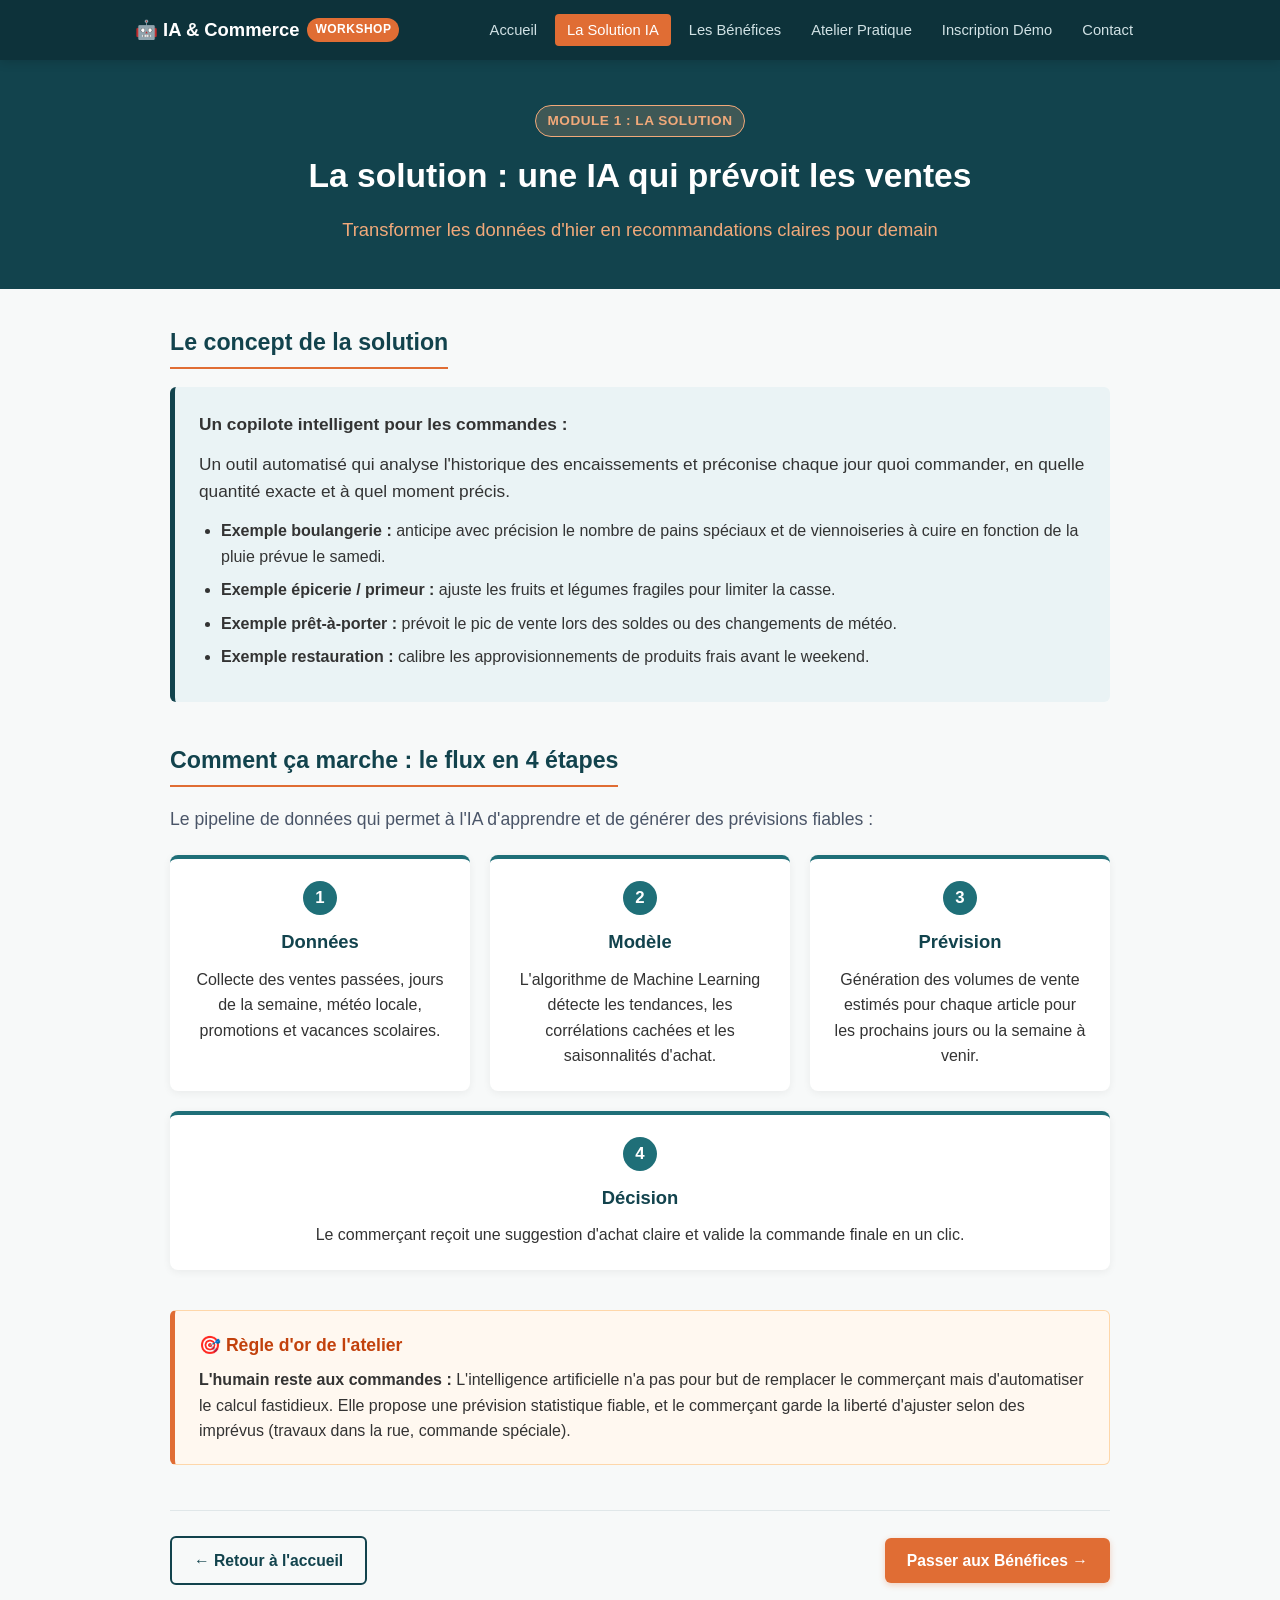
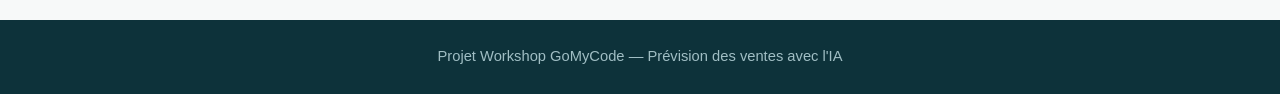
<file: solution.html>
<!DOCTYPE html>
<html lang="fr">
<head>
  <meta charset="UTF-8">
  <meta name="viewport" content="width=device-width, initial-scale=1.0">
  <title>La Solution IA — Workshop IA & Commerce</title>
  <link rel="stylesheet" href="style.css">
</head>
<body>

  <!-- Navigation principale -->
  <nav class="navbar">
    <div class="nav-container">
      <a href="index.html" class="nav-brand">
        🤖 IA & Commerce <span class="brand-badge">Workshop</span>
      </a>
      <ul class="nav-links">
        <li><a href="index.html">Accueil</a></li>
        <li><a href="solution.html" class="active">La Solution IA</a></li>
        <li><a href="impact.html">Les Bénéfices</a></li>
        <li><a href="atelier.html">Atelier Pratique</a></li>
        <li><a href="inscription.html">Inscription Démo</a></li>
        <li><a href="contact.html">Contact</a></li>
      </ul>
    </div>
  </nav>

  <!-- En-tête du Module -->
  <header>
    <span class="module-badge">Module 1 : La Solution</span>
    <h1>La solution : une IA qui prévoit les ventes</h1>
    <p class="subtitle">Transformer les données d'hier en recommandations claires pour demain</p>
  </header>

  <!-- Contenu Principal -->
  <main class="container">
    
    <!-- Présentation de la Solution -->
    <section>
      <h2>Le concept de la solution</h2>
      <div class="solution-box">
        <p><strong>Un copilote intelligent pour les commandes :</strong></p>
        <p>Un outil automatisé qui analyse l'historique des encaissements et préconise chaque jour quoi commander, en quelle quantité exacte et à quel moment précis.</p>
        <ul>
          <li><strong>Exemple boulangerie :</strong> anticipe avec précision le nombre de pains spéciaux et de viennoiseries à cuire en fonction de la pluie prévue le samedi.</li>
          <li><strong>Exemple épicerie / primeur :</strong> ajuste les fruits et légumes fragiles pour limiter la casse.</li>
          <li><strong>Exemple prêt-à-porter :</strong> prévoit le pic de vente lors des soldes ou des changements de météo.</li>
          <li><strong>Exemple restauration :</strong> calibre les approvisionnements de produits frais avant le weekend.</li>
        </ul>
      </div>
    </section>

    <!-- Le Cycle en 4 étapes -->
    <section>
      <h2>Comment ça marche : le flux en 4 étapes</h2>
      <p class="lead">Le pipeline de données qui permet à l'IA d'apprendre et de générer des prévisions fiables :</p>
      
      <div class="grid">
        <div class="step-card">
          <span class="step-num">1</span>
          <h3>Données</h3>
          <p>Collecte des ventes passées, jours de la semaine, météo locale, promotions et vacances scolaires.</p>
        </div>

        <div class="step-card">
          <span class="step-num">2</span>
          <h3>Modèle</h3>
          <p>L'algorithme de Machine Learning détecte les tendances, les corrélations cachées et les saisonnalités d'achat.</p>
        </div>

        <div class="step-card">
          <span class="step-num">3</span>
          <h3>Prévision</h3>
          <p>Génération des volumes de vente estimés pour chaque article pour les prochains jours ou la semaine à venir.</p>
        </div>

        <div class="step-card">
          <span class="step-num">4</span>
          <h3>Décision</h3>
          <p>Le commerçant reçoit une suggestion d'achat claire et valide la commande finale en un clic.</p>
        </div>
      </div>
    </section>

    <!-- Note Pédagogique Workshop -->
    <section>
      <div class="workshop-activity">
        <h4>🎯 Règle d'or de l'atelier</h4>
        <p><strong>L'humain reste aux commandes :</strong> L'intelligence artificielle n'a pas pour but de remplacer le commerçant mais d'automatiser le calcul fastidieux. Elle propose une prévision statistique fiable, et le commerçant garde la liberté d'ajuster selon des imprévus (travaux dans la rue, commande spéciale).</p>
      </div>
    </section>

    <!-- Navigation entre pages -->
    <div class="page-navigation">
      <a href="index.html" class="btn btn-outline">&larr; Retour à l'accueil</a>
      <a href="impact.html" class="btn btn-primary">Passer aux Bénéfices &rarr;</a>
    </div>

  </main>

  <footer>
    <p>Projet Workshop GoMyCode — Prévision des ventes avec l'IA</p>
  </footer>

</body>
</html>
</file>
<file: style.css>
* {
  box-sizing: border-box;
  margin: 0;
  padding: 0;
}

body {
  font-family: 'Segoe UI', Tahoma, Geneva, Verdana, sans-serif, Arial;
  background-color: #f7f9f9;
  color: #333;
  line-height: 1.6;
  min-height: 100vh;
  display: flex;
  flex-direction: column;
}

/* --- Navigation Bar --- */
.navbar {
  background-color: #0d323a;
  box-shadow: 0 2px 10px rgba(0, 0, 0, 0.15);
  position: sticky;
  top: 0;
  z-index: 100;
}

.nav-container {
  max-width: 1050px;
  margin: 0 auto;
  padding: 0 20px;
  display: flex;
  align-items: center;
  justify-content: space-between;
  flex-wrap: wrap;
  min-height: 60px;
}

.nav-brand {
  font-size: 1.15rem;
  font-weight: bold;
  color: #ffffff;
  text-decoration: none;
  display: flex;
  align-items: center;
  gap: 8px;
}

.nav-brand .brand-badge {
  background-color: #e06d34;
  color: white;
  font-size: 0.75rem;
  padding: 2px 8px;
  border-radius: 12px;
  text-transform: uppercase;
  letter-spacing: 0.5px;
}

.nav-links {
  display: flex;
  list-style: none;
  gap: 6px;
  flex-wrap: wrap;
  padding: 8px 0;
}

.nav-links a {
  color: #d1e2e5;
  text-decoration: none;
  padding: 8px 12px;
  border-radius: 4px;
  font-size: 0.92rem;
  font-weight: 500;
  transition: all 0.2s ease;
}

.nav-links a:hover {
  background-color: rgba(255, 255, 255, 0.1);
  color: #ffffff;
}

.nav-links a.active {
  background-color: #e06d34;
  color: #ffffff;
}

/* --- Header / Hero --- */
header {
  background-color: #12434d;
  color: white;
  padding: 45px 20px;
  text-align: center;
}

header h1 {
  font-size: 2.1rem;
  margin-bottom: 12px;
}

.subtitle {
  font-size: 1.15rem;
  color: #f1a97a;
  max-width: 700px;
  margin: 0 auto;
}

.module-badge {
  display: inline-block;
  background-color: rgba(241, 169, 122, 0.2);
  color: #f1a97a;
  border: 1px solid #f1a97a;
  font-size: 0.85rem;
  padding: 4px 12px;
  border-radius: 20px;
  margin-bottom: 12px;
  font-weight: 600;
  text-transform: uppercase;
  letter-spacing: 0.5px;
}

/* --- Main Layout --- */
.container {
  max-width: 980px;
  margin: 35px auto;
  padding: 0 20px;
  flex: 1;
  width: 100%;
}

section {
  margin-bottom: 40px;
}

h2 {
  font-size: 1.45rem;
  color: #12434d;
  margin-bottom: 18px;
  border-bottom: 2px solid #e06d34;
  padding-bottom: 6px;
  display: inline-block;
}

p.lead {
  font-size: 1.1rem;
  color: #4a5568;
  margin-bottom: 22px;
}

/* --- Cards & Grid --- */
.grid {
  display: flex;
  flex-wrap: wrap;
  gap: 20px;
}

.card, .step-card {
  background: white;
  padding: 22px;
  border-radius: 8px;
  flex: 1 1 260px;
  box-shadow: 0 2px 8px rgba(0,0,0,0.06);
  transition: transform 0.2s ease, box-shadow 0.2s ease;
}

.card:hover, .step-card:hover {
  transform: translateY(-3px);
  box-shadow: 0 5px 15px rgba(0,0,0,0.1);
}

.card h3, .step-card h3 {
  font-size: 1.15rem;
  margin-bottom: 10px;
  color: #12434d;
}

.red-border {
  border-left: 5px solid #a82020;
}

.orange-border {
  border-left: 5px solid #e06d34;
}

.blue-border {
  border-left: 5px solid #1f6f78;
}

/* --- Steps Cards --- */
.step-card {
  border-top: 4px solid #1f6f78;
  text-align: center;
}

.step-num {
  display: inline-block;
  background-color: #1f6f78;
  color: white;
  width: 34px;
  height: 34px;
  line-height: 34px;
  border-radius: 50%;
  font-weight: bold;
  font-size: 1.05rem;
  margin-bottom: 12px;
}

/* --- Workshop specific elements --- */
.solution-box {
  background-color: #eaf3f5;
  border-left: 5px solid #12434d;
  padding: 24px;
  border-radius: 6px;
  margin-bottom: 25px;
}

.solution-box p {
  margin-bottom: 12px;
  font-size: 1.08rem;
}

.solution-box ul {
  padding-left: 22px;
}

.solution-box li {
  margin-bottom: 8px;
}

/* Workshop Activity Box */
.workshop-activity {
  background: #fff8f0;
  border: 1px solid #fed7aa;
  border-left: 5px solid #e06d34;
  padding: 20px 24px;
  border-radius: 6px;
  margin-top: 25px;
}

.workshop-activity h4 {
  color: #c2410c;
  font-size: 1.1rem;
  margin-bottom: 8px;
  display: flex;
  align-items: center;
  gap: 8px;
}

/* Agenda / Module Roadmap Cards */
.module-grid {
  display: grid;
  grid-template-columns: repeat(auto-fit, minmax(280px, 1fr));
  gap: 20px;
  margin-top: 20px;
}

.module-link-card {
  background: white;
  border-radius: 8px;
  padding: 24px;
  text-decoration: none;
  color: inherit;
  box-shadow: 0 2px 8px rgba(0,0,0,0.06);
  border: 1px solid #e2e8f0;
  border-top: 4px solid #1f6f78;
  transition: all 0.2s ease;
  display: flex;
  flex-direction: column;
}

.module-link-card:hover {
  transform: translateY(-4px);
  box-shadow: 0 8px 20px rgba(0,0,0,0.1);
  border-top-color: #e06d34;
}

.module-link-card .module-number {
  font-size: 0.82rem;
  font-weight: 700;
  text-transform: uppercase;
  color: #e06d34;
  letter-spacing: 0.8px;
  margin-bottom: 6px;
}

.module-link-card h3 {
  font-size: 1.2rem;
  color: #12434d;
  margin-bottom: 10px;
}

.module-link-card p {
  color: #555;
  font-size: 0.95rem;
  margin-bottom: 16px;
  flex-grow: 1;
}

.module-link-card .cta-text {
  font-weight: 600;
  color: #1f6f78;
  font-size: 0.95rem;
  display: flex;
  align-items: center;
  gap: 5px;
}

/* --- Buttons --- */
.btn {
  display: inline-block;
  padding: 10px 22px;
  border-radius: 6px;
  font-size: 0.98rem;
  font-weight: 600;
  text-decoration: none;
  cursor: pointer;
  transition: all 0.2s ease;
  text-align: center;
}

.btn-primary {
  background-color: #e06d34;
  color: white;
  box-shadow: 0 2px 6px rgba(224, 109, 52, 0.3);
}

.btn-primary:hover {
  background-color: #c95c26;
  box-shadow: 0 4px 10px rgba(224, 109, 52, 0.4);
  transform: translateY(-1px);
}

.btn-secondary {
  background-color: #1f6f78;
  color: white;
}

.btn-secondary:hover {
  background-color: #165259;
}

.btn-outline {
  background-color: transparent;
  color: #12434d;
  border: 2px solid #12434d;
}

.btn-outline:hover {
  background-color: #12434d;
  color: white;
}

/* --- Page Navigation (Pagination footer) --- */
.page-navigation {
  display: flex;
  justify-content: space-between;
  align-items: center;
  margin-top: 45px;
  padding-top: 25px;
  border-top: 1px solid #e0e7e9;
  flex-wrap: wrap;
  gap: 12px;
}

/* --- Metrics / Key Facts --- */
.metrics-row {
  display: grid;
  grid-template-columns: repeat(auto-fit, minmax(200px, 1fr));
  gap: 18px;
  margin: 25px 0;
}

.metric-card {
  background: white;
  border-radius: 8px;
  padding: 20px;
  text-align: center;
  box-shadow: 0 2px 6px rgba(0,0,0,0.06);
  border-bottom: 3px solid #1f6f78;
}

.metric-value {
  font-size: 1.8rem;
  font-weight: bold;
  color: #e06d34;
  margin-bottom: 5px;
}

.metric-label {
  font-size: 0.95rem;
  color: #555;
}

/* --- Checklist --- */
.checklist {
  list-style: none;
  margin: 15px 0;
}

.checklist li {
  padding: 10px 0 10px 32px;
  position: relative;
  border-bottom: 1px dashed #e2e8f0;
}

.checklist li:last-child {
  border-bottom: none;
}

.checklist li::before {
  content: "✔";
  position: absolute;
  left: 6px;
  color: #1f6f78;
  font-weight: bold;
}

/* --- Footer --- */
footer {
  text-align: center;
  padding: 25px 20px;
  background-color: #0d323a;
  color: #a0bec4;
  font-size: 0.92rem;
  margin-top: auto;
}

footer a {
  color: #f1a97a;
  text-decoration: none;
}

footer a:hover {
  text-decoration: underline;
}

/* --- Form Styles (Inscription & Contact) --- */
.form-container {
  background: #ffffff;
  border-radius: 8px;
  padding: 30px;
  box-shadow: 0 2px 12px rgba(0,0,0,0.06);
  border: 1px solid #e2e8f0;
}

.form-group {
  margin-bottom: 20px;
}

.form-row {
  display: flex;
  gap: 20px;
  flex-wrap: wrap;
}

.form-row .form-group {
  flex: 1 1 240px;
}

label {
  display: block;
  font-weight: 600;
  color: #12434d;
  margin-bottom: 6px;
  font-size: 0.95rem;
}

label .required {
  color: #c2410c;
}

.form-control {
  width: 100%;
  padding: 11px 14px;
  border: 1.5px solid #cbd5e1;
  border-radius: 6px;
  font-family: inherit;
  font-size: 0.98rem;
  color: #333;
  background-color: #fff;
  transition: all 0.2s ease;
}

.form-control:focus {
  outline: none;
  border-color: #1f6f78;
  box-shadow: 0 0 0 3px rgba(31, 111, 120, 0.15);
}

textarea.form-control {
  resize: vertical;
  min-height: 115px;
}

.form-hint {
  font-size: 0.82rem;
  color: #64748b;
  margin-top: 5px;
}

/* Alert Notification */
.alert-box {
  display: none;
  padding: 16px 20px;
  border-radius: 6px;
  margin-bottom: 24px;
  font-size: 0.95rem;
  line-height: 1.5;
}

.alert-success {
  background-color: #ecfdf5;
  color: #065f46;
  border: 1px solid #a7f3d0;
  border-left: 5px solid #10b981;
}

/* Interactive Demo Simulator */
.demo-box {
  background: linear-gradient(135deg, #12434d 0%, #1f6f78 100%);
  color: white;
  border-radius: 10px;
  padding: 28px;
  margin-bottom: 35px;
  box-shadow: 0 4px 16px rgba(18, 67, 77, 0.2);
}

.demo-box h3 {
  color: #ffffff;
  font-size: 1.3rem;
  margin-bottom: 8px;
  display: flex;
  align-items: center;
  gap: 10px;
}

.demo-box p {
  color: #d1e2e5;
  margin-bottom: 20px;
  font-size: 0.98rem;
}

.demo-controls {
  display: flex;
  gap: 16px;
  flex-wrap: wrap;
  align-items: flex-end;
  background: rgba(255, 255, 255, 0.08);
  padding: 18px;
  border-radius: 8px;
}

.demo-controls .form-group {
  margin-bottom: 0;
  flex: 1 1 180px;
}

.demo-controls label {
  color: #f1a97a;
  font-size: 0.88rem;
}

.demo-result {
  margin-top: 20px;
  background: white;
  color: #12434d;
  padding: 20px;
  border-radius: 8px;
  display: flex;
  justify-content: space-around;
  align-items: center;
  flex-wrap: wrap;
  gap: 15px;
  text-align: center;
}

.demo-result-item {
  flex: 1 1 140px;
}

.demo-result-number {
  font-size: 2rem;
  font-weight: bold;
  color: #e06d34;
}

.demo-result-label {
  font-size: 0.85rem;
  color: #64748b;
  text-transform: uppercase;
  letter-spacing: 0.5px;
}

/* Contact layout */
.contact-layout {
  display: grid;
  grid-template-columns: 1fr 1.4fr;
  gap: 30px;
}

.contact-info-list {
  display: flex;
  flex-direction: column;
  gap: 16px;
}

.contact-card {
  background: white;
  border-radius: 8px;
  padding: 20px;
  box-shadow: 0 2px 8px rgba(0,0,0,0.06);
  border-left: 4px solid #1f6f78;
}

.contact-card h4 {
  color: #12434d;
  font-size: 1.05rem;
  margin-bottom: 6px;
  display: flex;
  align-items: center;
  gap: 8px;
}

.contact-card p, .contact-card a {
  color: #4a5568;
  font-size: 0.95rem;
  text-decoration: none;
}

.contact-card a:hover {
  color: #e06d34;
  text-decoration: underline;
}

/* FAQ items */
.faq-list {
  display: flex;
  flex-direction: column;
  gap: 14px;
}

.faq-item {
  background: white;
  border-radius: 8px;
  padding: 18px 22px;
  border: 1px solid #e2e8f0;
}

.faq-question {
  font-weight: 600;
  color: #12434d;
  font-size: 1.02rem;
  margin-bottom: 6px;
}

.faq-answer {
  color: #555;
  font-size: 0.95rem;
  line-height: 1.5;
}

@media (max-width: 820px) {
  .contact-layout {
    grid-template-columns: 1fr;
  }
}

@media (max-width: 650px) {
  header h1 {
    font-size: 1.6rem;
  }
  .nav-container {
    flex-direction: column;
    padding: 10px;
  }
  .nav-links {
    justify-content: center;
  }
  .page-navigation {
    flex-direction: column;
    width: 100%;
  }
  .page-navigation .btn {
    width: 100%;
  }
  .form-container {
    padding: 20px;
  }
}
</file>
